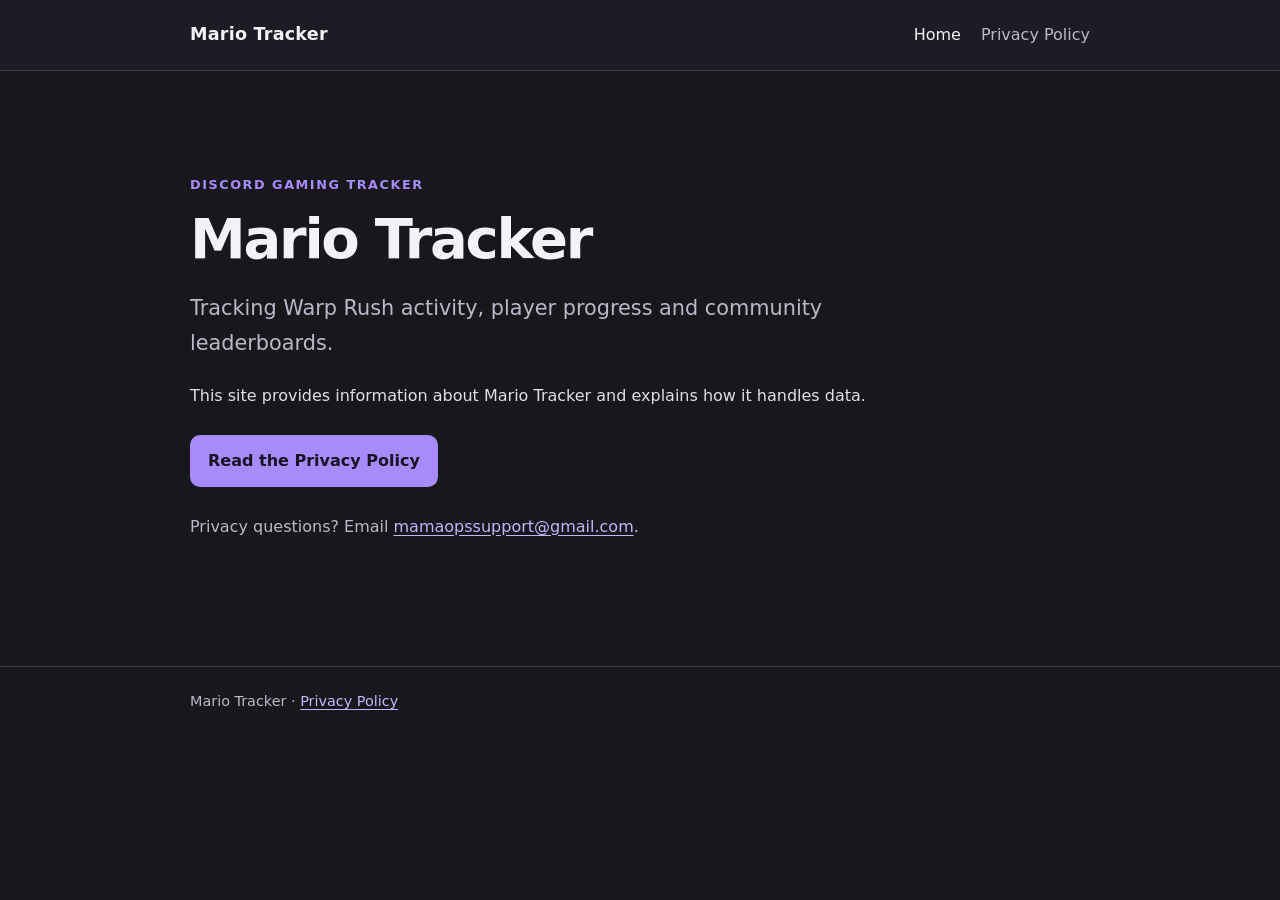
<file: index.html>
<!doctype html>
<html lang="en">
<head>
  <meta charset="utf-8">
  <meta name="viewport" content="width=device-width, initial-scale=1">
  <meta name="description" content="Mario Tracker information and privacy policy">
  <title>Mario Tracker</title>
  <link rel="stylesheet" href="style.css">
</head>
<body>
  <header class="site-header">
    <div class="wrap">
      <a class="brand" href="index.html">Mario Tracker</a>
      <nav><a href="index.html" aria-current="page">Home</a><a href="privacy.html">Privacy Policy</a></nav>
    </div>
  </header>
  <main class="wrap hero">
    <p class="eyebrow">Discord gaming tracker</p>
    <h1>Mario Tracker</h1>
    <p class="lead">Tracking Warp Rush activity, player progress and community leaderboards.</p>
    <p>This site provides information about Mario Tracker and explains how it handles data.</p>
    <p><a class="button" href="privacy.html">Read the Privacy Policy</a></p>
    <p class="contact">Privacy questions? Email <a href="mailto:mamaopssupport@gmail.com">mamaopssupport@gmail.com</a>.</p>
  </main>
  <footer><div class="wrap">Mario Tracker · <a href="privacy.html">Privacy Policy</a></div></footer>
</body>
</html>
</file>
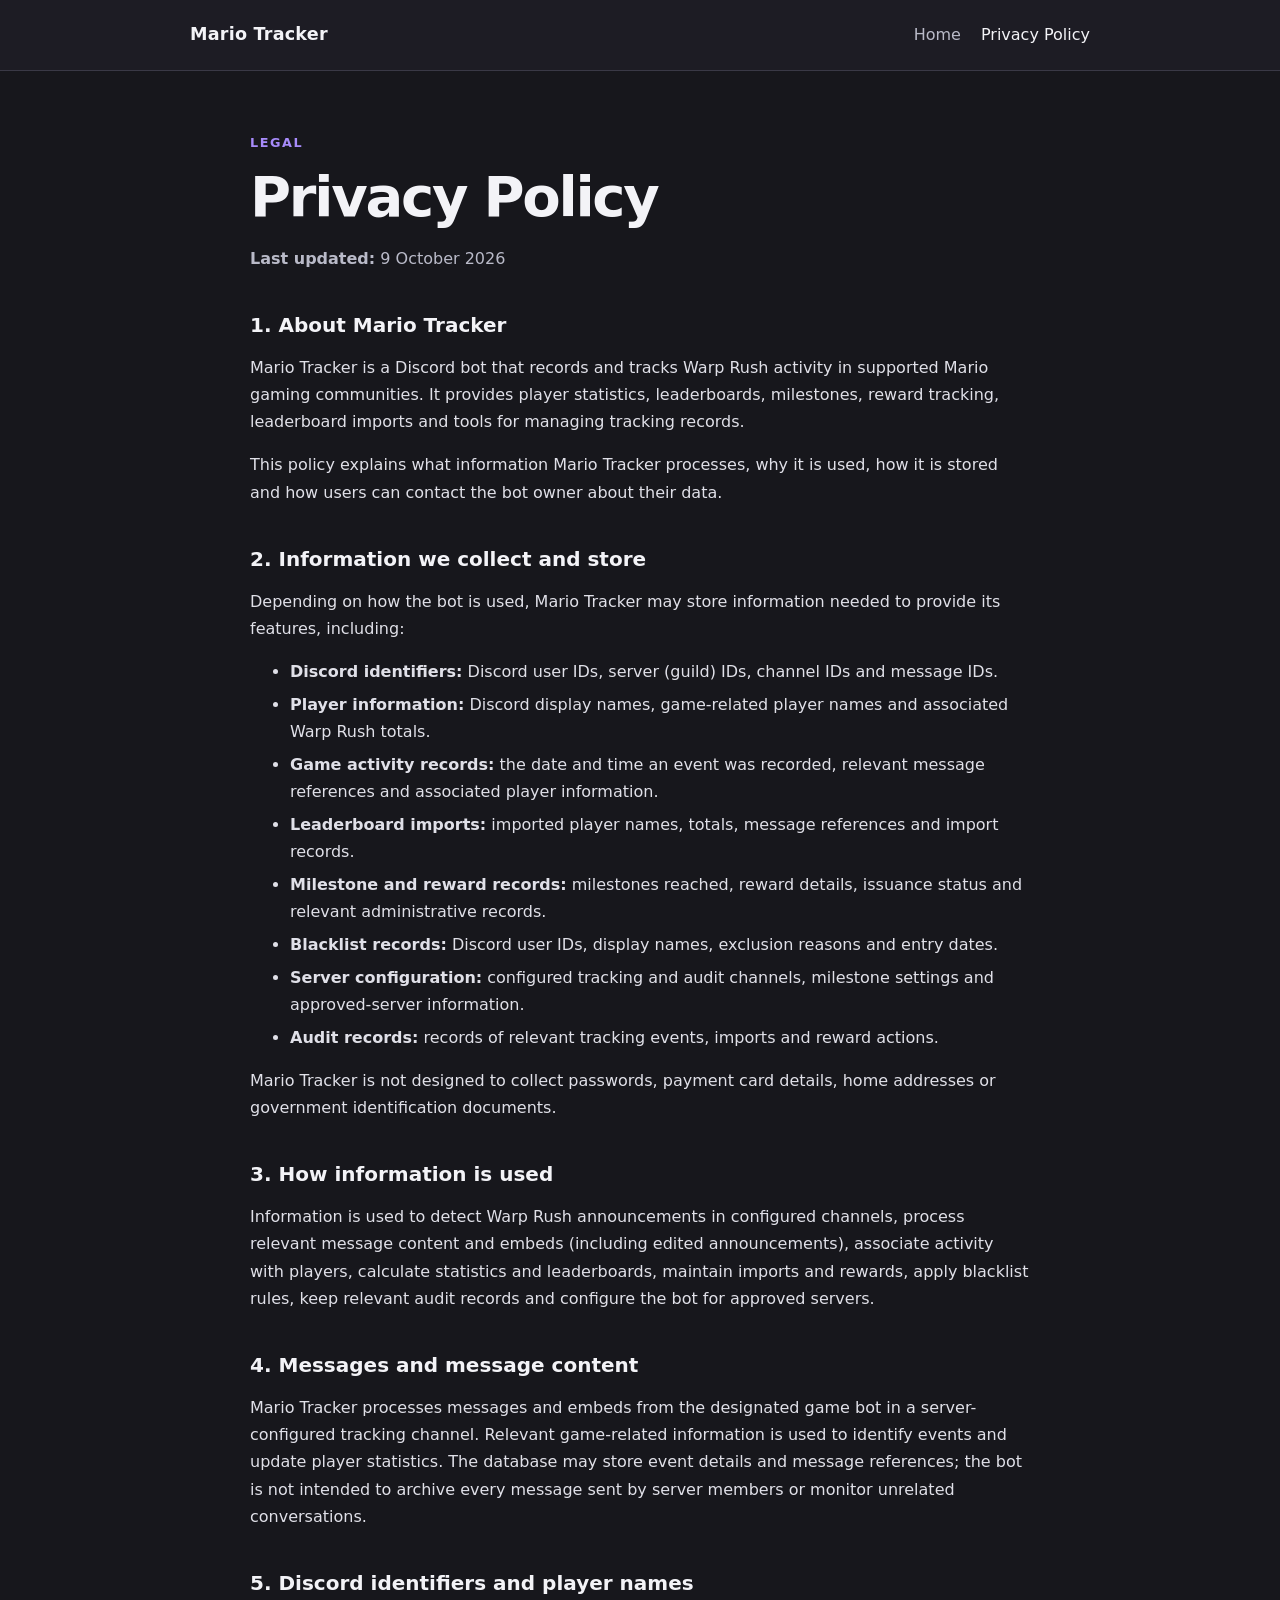
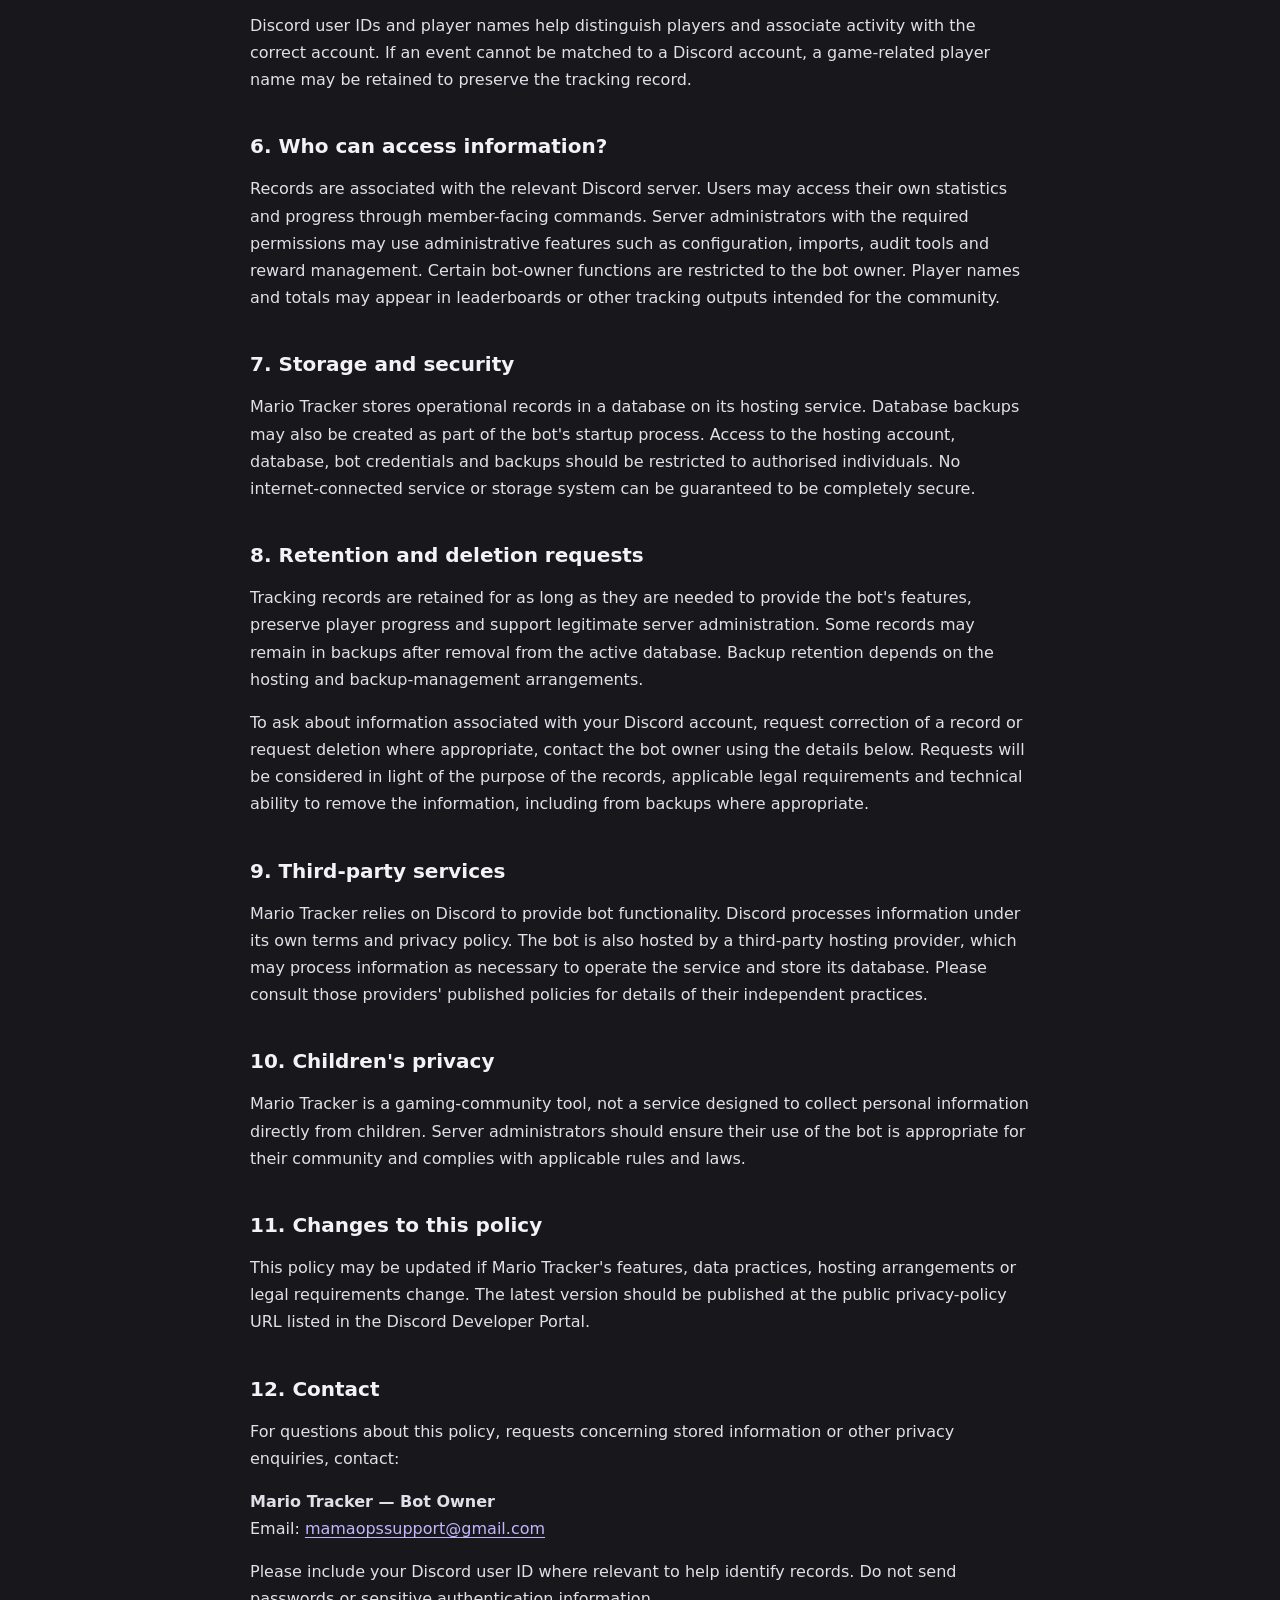
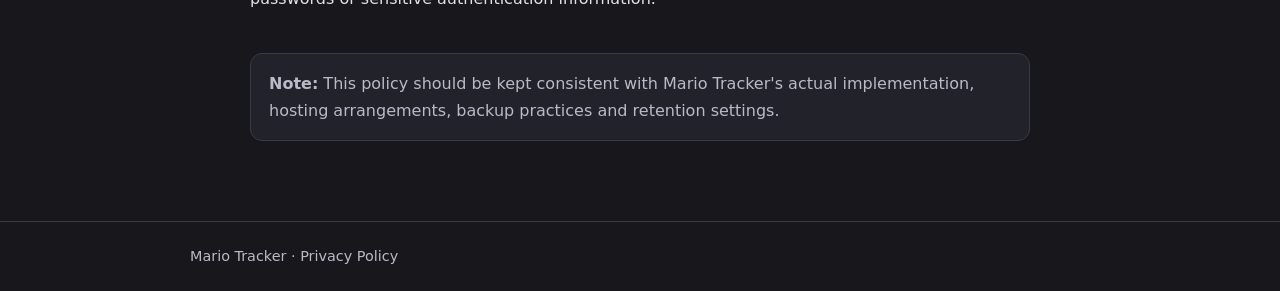
<file: privacy.html>
<!doctype html>
<html lang="en">
<head>
  <meta charset="utf-8">
  <meta name="viewport" content="width=device-width, initial-scale=1">
  <meta name="description" content="Mario Tracker Privacy Policy">
  <title>Privacy Policy — Mario Tracker</title>
  <link rel="stylesheet" href="style.css">
</head>
<body>
  <header class="site-header">
    <div class="wrap">
      <a class="brand" href="index.html">Mario Tracker</a>
      <nav><a href="index.html">Home</a><a href="privacy.html" aria-current="page">Privacy Policy</a></nav>
    </div>
  </header>
  <main class="wrap content">
    <p class="eyebrow">Legal</p>
    <h1>Privacy Policy</h1>
    <p class="updated"><strong>Last updated:</strong> 9 October 2026</p>

    <h2>1. About Mario Tracker</h2>
    <p>Mario Tracker is a Discord bot that records and tracks Warp Rush activity in supported Mario gaming communities. It provides player statistics, leaderboards, milestones, reward tracking, leaderboard imports and tools for managing tracking records.</p>
    <p>This policy explains what information Mario Tracker processes, why it is used, how it is stored and how users can contact the bot owner about their data.</p>

    <h2>2. Information we collect and store</h2>
    <p>Depending on how the bot is used, Mario Tracker may store information needed to provide its features, including:</p>
    <ul>
      <li><strong>Discord identifiers:</strong> Discord user IDs, server (guild) IDs, channel IDs and message IDs.</li>
      <li><strong>Player information:</strong> Discord display names, game-related player names and associated Warp Rush totals.</li>
      <li><strong>Game activity records:</strong> the date and time an event was recorded, relevant message references and associated player information.</li>
      <li><strong>Leaderboard imports:</strong> imported player names, totals, message references and import records.</li>
      <li><strong>Milestone and reward records:</strong> milestones reached, reward details, issuance status and relevant administrative records.</li>
      <li><strong>Blacklist records:</strong> Discord user IDs, display names, exclusion reasons and entry dates.</li>
      <li><strong>Server configuration:</strong> configured tracking and audit channels, milestone settings and approved-server information.</li>
      <li><strong>Audit records:</strong> records of relevant tracking events, imports and reward actions.</li>
    </ul>
    <p>Mario Tracker is not designed to collect passwords, payment card details, home addresses or government identification documents.</p>

    <h2>3. How information is used</h2>
    <p>Information is used to detect Warp Rush announcements in configured channels, process relevant message content and embeds (including edited announcements), associate activity with players, calculate statistics and leaderboards, maintain imports and rewards, apply blacklist rules, keep relevant audit records and configure the bot for approved servers.</p>

    <h2>4. Messages and message content</h2>
    <p>Mario Tracker processes messages and embeds from the designated game bot in a server-configured tracking channel. Relevant game-related information is used to identify events and update player statistics. The database may store event details and message references; the bot is not intended to archive every message sent by server members or monitor unrelated conversations.</p>

    <h2>5. Discord identifiers and player names</h2>
    <p>Discord user IDs and player names help distinguish players and associate activity with the correct account. If an event cannot be matched to a Discord account, a game-related player name may be retained to preserve the tracking record.</p>

    <h2>6. Who can access information?</h2>
    <p>Records are associated with the relevant Discord server. Users may access their own statistics and progress through member-facing commands. Server administrators with the required permissions may use administrative features such as configuration, imports, audit tools and reward management. Certain bot-owner functions are restricted to the bot owner. Player names and totals may appear in leaderboards or other tracking outputs intended for the community.</p>

    <h2>7. Storage and security</h2>
    <p>Mario Tracker stores operational records in a database on its hosting service. Database backups may also be created as part of the bot's startup process. Access to the hosting account, database, bot credentials and backups should be restricted to authorised individuals. No internet-connected service or storage system can be guaranteed to be completely secure.</p>

    <h2>8. Retention and deletion requests</h2>
    <p>Tracking records are retained for as long as they are needed to provide the bot's features, preserve player progress and support legitimate server administration. Some records may remain in backups after removal from the active database. Backup retention depends on the hosting and backup-management arrangements.</p>
    <p>To ask about information associated with your Discord account, request correction of a record or request deletion where appropriate, contact the bot owner using the details below. Requests will be considered in light of the purpose of the records, applicable legal requirements and technical ability to remove the information, including from backups where appropriate.</p>

    <h2>9. Third-party services</h2>
    <p>Mario Tracker relies on Discord to provide bot functionality. Discord processes information under its own terms and privacy policy. The bot is also hosted by a third-party hosting provider, which may process information as necessary to operate the service and store its database. Please consult those providers' published policies for details of their independent practices.</p>

    <h2>10. Children's privacy</h2>
    <p>Mario Tracker is a gaming-community tool, not a service designed to collect personal information directly from children. Server administrators should ensure their use of the bot is appropriate for their community and complies with applicable rules and laws.</p>

    <h2>11. Changes to this policy</h2>
    <p>This policy may be updated if Mario Tracker's features, data practices, hosting arrangements or legal requirements change. The latest version should be published at the public privacy-policy URL listed in the Discord Developer Portal.</p>

    <h2>12. Contact</h2>
    <p>For questions about this policy, requests concerning stored information or other privacy enquiries, contact:</p>
    <p><strong>Mario Tracker — Bot Owner</strong><br>
    Email: <a href="mailto:mamaopssupport@gmail.com">mamaopssupport@gmail.com</a></p>
    <p>Please include your Discord user ID where relevant to help identify records. Do not send passwords or sensitive authentication information.</p>

    <p class="notice"><strong>Note:</strong> This policy should be kept consistent with Mario Tracker's actual implementation, hosting arrangements, backup practices and retention settings.</p>
  </main>
  <footer><div class="wrap">Mario Tracker · Privacy Policy</div></footer>
</body>
</html>
</file>
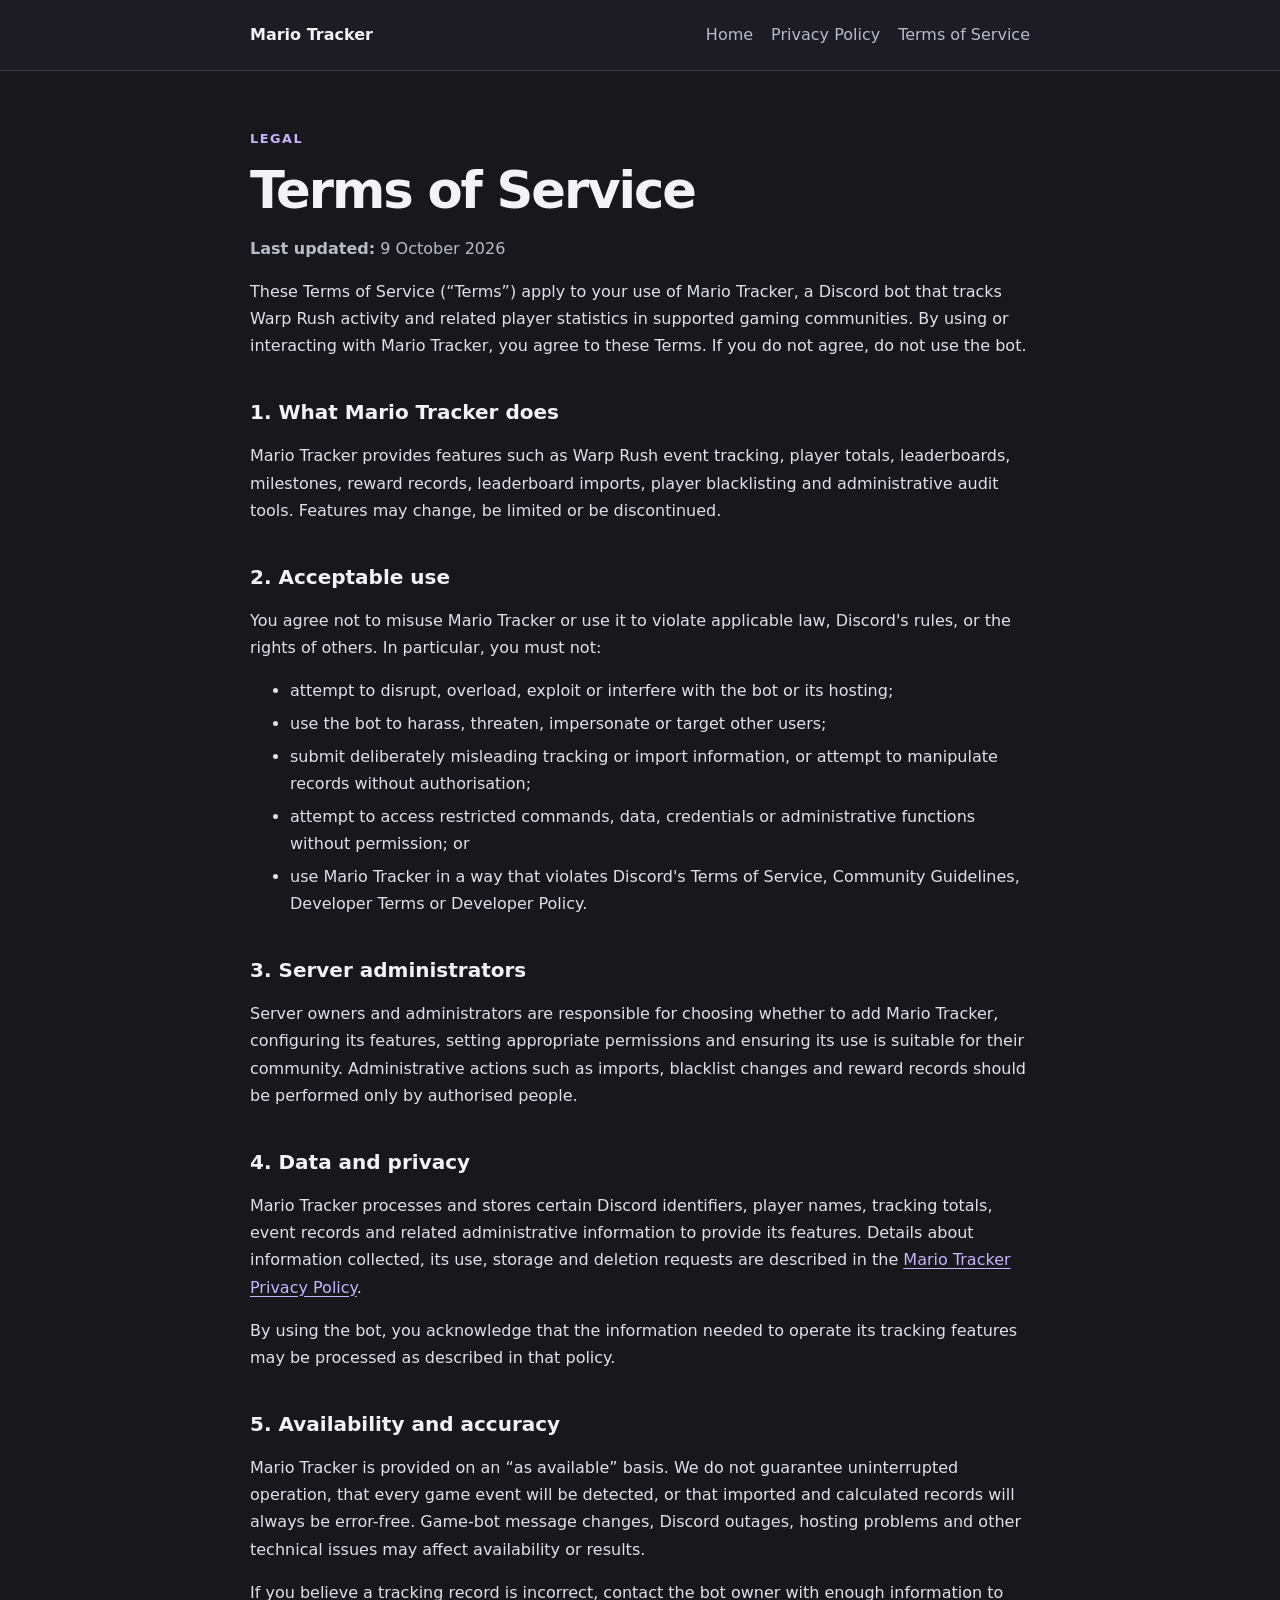
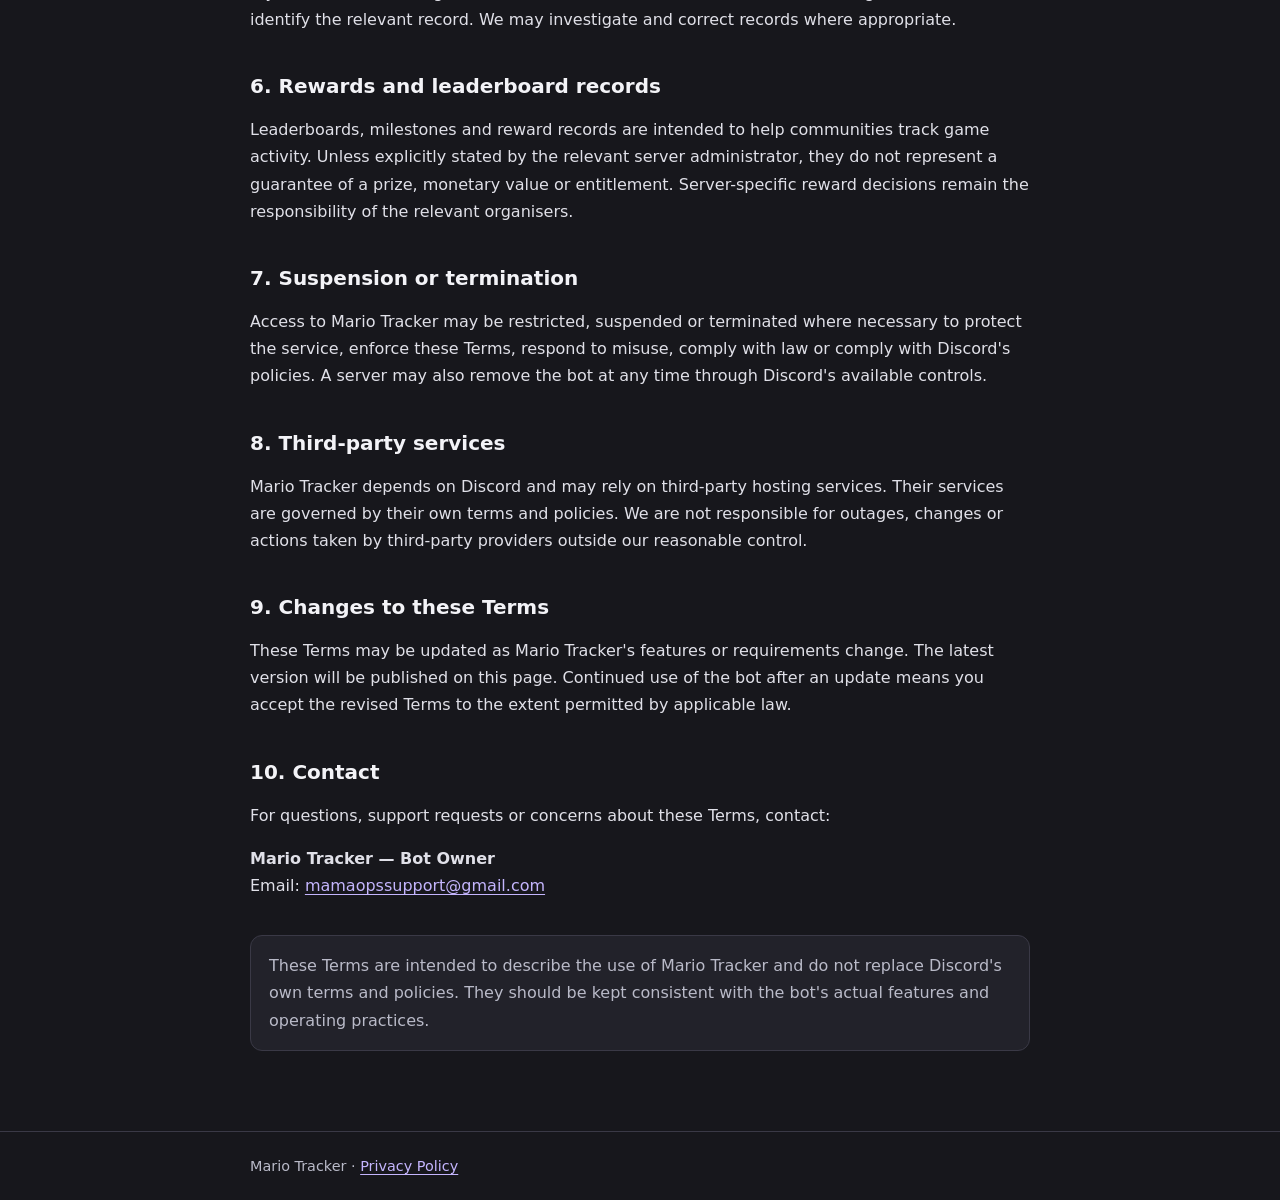
<file: terms.html>
<!doctype html>
<html lang="en">
<head>
  <meta charset="utf-8">
  <meta name="viewport" content="width=device-width, initial-scale=1">
  <meta name="description" content="Terms of Service for Mario Tracker">
  <title>Terms of Service — Mario Tracker</title>
  <style>
    *{box-sizing:border-box}
    :root{color-scheme:dark;--bg:#17171c;--text:#f3f3f7;--muted:#b9bac8;--accent:#c4b5fd;--line:#3a3946}
    body{margin:0;background:var(--bg);color:var(--text);font:16px/1.7 system-ui,-apple-system,BlinkMacSystemFont,"Segoe UI",sans-serif}
    a{color:var(--accent);text-underline-offset:3px}
    .wrap{width:min(780px,calc(100% - 36px));margin:0 auto}
    header{border-bottom:1px solid var(--line);background:#1d1c24}
    header .wrap{min-height:70px;display:flex;align-items:center;justify-content:space-between;gap:18px}
    .brand{font-weight:800;color:var(--text);text-decoration:none}
    nav{display:flex;gap:18px;flex-wrap:wrap}
    nav a{color:var(--muted);text-decoration:none}
    main{padding:44px 0 64px}
    h1{font-size:clamp(2.1rem,6vw,3.2rem);line-height:1.1;letter-spacing:-.04em;margin:.2em 0 .3em}
    h2{font-size:1.25rem;line-height:1.35;margin:2em 0 .5em}
    p,li{color:#e0e0e8}
    li{margin:.35em 0}
    .eyebrow{color:var(--accent);font-size:.8rem;font-weight:800;text-transform:uppercase;letter-spacing:.12em}
    .muted{color:var(--muted)}
    footer{border-top:1px solid var(--line);padding:22px 0;color:var(--muted);font-size:.9rem}
    .notice{margin-top:36px;padding:16px 18px;border:1px solid var(--line);border-radius:12px;background:#22222a;color:var(--muted)}
    @media(max-width:520px){header .wrap{align-items:flex-start;flex-direction:column;padding:15px 0}main{padding-top:30px}}
  </style>
</head>
<body>
  <header>
    <div class="wrap">
      <a class="brand" href="./">Mario Tracker</a>
      <nav>
        <a href="./">Home</a>
        <a href="privacy.html">Privacy Policy</a>
        <a href="terms.html" aria-current="page">Terms of Service</a>
      </nav>
    </div>
  </header>
  <main class="wrap">
    <p class="eyebrow">Legal</p>
    <h1>Terms of Service</h1>
    <p class="muted"><strong>Last updated:</strong> 9 October 2026</p>

    <p>These Terms of Service (“Terms”) apply to your use of Mario Tracker, a Discord bot that tracks Warp Rush activity and related player statistics in supported gaming communities. By using or interacting with Mario Tracker, you agree to these Terms. If you do not agree, do not use the bot.</p>

    <h2>1. What Mario Tracker does</h2>
    <p>Mario Tracker provides features such as Warp Rush event tracking, player totals, leaderboards, milestones, reward records, leaderboard imports, player blacklisting and administrative audit tools. Features may change, be limited or be discontinued.</p>

    <h2>2. Acceptable use</h2>
    <p>You agree not to misuse Mario Tracker or use it to violate applicable law, Discord's rules, or the rights of others. In particular, you must not:</p>
    <ul>
      <li>attempt to disrupt, overload, exploit or interfere with the bot or its hosting;</li>
      <li>use the bot to harass, threaten, impersonate or target other users;</li>
      <li>submit deliberately misleading tracking or import information, or attempt to manipulate records without authorisation;</li>
      <li>attempt to access restricted commands, data, credentials or administrative functions without permission; or</li>
      <li>use Mario Tracker in a way that violates Discord's Terms of Service, Community Guidelines, Developer Terms or Developer Policy.</li>
    </ul>

    <h2>3. Server administrators</h2>
    <p>Server owners and administrators are responsible for choosing whether to add Mario Tracker, configuring its features, setting appropriate permissions and ensuring its use is suitable for their community. Administrative actions such as imports, blacklist changes and reward records should be performed only by authorised people.</p>

    <h2>4. Data and privacy</h2>
    <p>Mario Tracker processes and stores certain Discord identifiers, player names, tracking totals, event records and related administrative information to provide its features. Details about information collected, its use, storage and deletion requests are described in the <a href="privacy.html">Mario Tracker Privacy Policy</a>.</p>
    <p>By using the bot, you acknowledge that the information needed to operate its tracking features may be processed as described in that policy.</p>

    <h2>5. Availability and accuracy</h2>
    <p>Mario Tracker is provided on an “as available” basis. We do not guarantee uninterrupted operation, that every game event will be detected, or that imported and calculated records will always be error-free. Game-bot message changes, Discord outages, hosting problems and other technical issues may affect availability or results.</p>
    <p>If you believe a tracking record is incorrect, contact the bot owner with enough information to identify the relevant record. We may investigate and correct records where appropriate.</p>

    <h2>6. Rewards and leaderboard records</h2>
    <p>Leaderboards, milestones and reward records are intended to help communities track game activity. Unless explicitly stated by the relevant server administrator, they do not represent a guarantee of a prize, monetary value or entitlement. Server-specific reward decisions remain the responsibility of the relevant organisers.</p>

    <h2>7. Suspension or termination</h2>
    <p>Access to Mario Tracker may be restricted, suspended or terminated where necessary to protect the service, enforce these Terms, respond to misuse, comply with law or comply with Discord's policies. A server may also remove the bot at any time through Discord's available controls.</p>

    <h2>8. Third-party services</h2>
    <p>Mario Tracker depends on Discord and may rely on third-party hosting services. Their services are governed by their own terms and policies. We are not responsible for outages, changes or actions taken by third-party providers outside our reasonable control.</p>

    <h2>9. Changes to these Terms</h2>
    <p>These Terms may be updated as Mario Tracker's features or requirements change. The latest version will be published on this page. Continued use of the bot after an update means you accept the revised Terms to the extent permitted by applicable law.</p>

    <h2>10. Contact</h2>
    <p>For questions, support requests or concerns about these Terms, contact:</p>
    <p><strong>Mario Tracker — Bot Owner</strong><br>
    Email: <a href="mailto:mamaopssupport@gmail.com">mamaopssupport@gmail.com</a></p>

    <p class="notice">These Terms are intended to describe the use of Mario Tracker and do not replace Discord's own terms and policies. They should be kept consistent with the bot's actual features and operating practices.</p>
  </main>
  <footer><div class="wrap">Mario Tracker · <a href="privacy.html">Privacy Policy</a></div></footer>
</body>
</html>
</file>
<file: style.css>
*{box-sizing:border-box}
:root{color-scheme:dark;--bg:#17171c;--panel:#22222a;--text:#f3f3f7;--muted:#b9bac8;--accent:#a78bfa;--line:#3a3946}
body{margin:0;background:var(--bg);color:var(--text);font:16px/1.7 system-ui,-apple-system,BlinkMacSystemFont,"Segoe UI",sans-serif}
a{color:#c4b5fd;text-underline-offset:3px}
a:hover{color:#ddd6fe}
.wrap{width:min(900px,calc(100% - 36px));margin:0 auto}
.site-header{border-bottom:1px solid var(--line);background:#1d1c24}
.site-header .wrap{min-height:70px;display:flex;align-items:center;justify-content:space-between;gap:20px}
.brand{font-weight:800;font-size:1.1rem;color:var(--text);text-decoration:none;letter-spacing:.2px}
nav{display:flex;gap:20px;flex-wrap:wrap}
nav a{color:var(--muted);text-decoration:none}
nav a[aria-current=page],nav a:hover{color:var(--text)}
.content{padding:48px 0 64px;max-width:780px}
h1{font-size:clamp(2.2rem,6vw,3.5rem);line-height:1.1;letter-spacing:-.04em;margin:.2em 0 .3em}
h2{font-size:1.25rem;line-height:1.3;margin:2em 0 .5em}
p,li{color:#e0e0e8}
li{margin:.35em 0}
.eyebrow{color:var(--accent);font-size:.8rem;font-weight:800;text-transform:uppercase;letter-spacing:.12em}
.updated,.contact{color:var(--muted)}
.hero{padding:90px 0 110px;min-height:65vh}
.lead{font-size:1.3rem;color:var(--muted);max-width:650px}
.button{display:inline-block;background:var(--accent);color:#171322;padding:12px 18px;border-radius:10px;text-decoration:none;font-weight:800;margin:10px 0}
.button:hover{color:#171322;background:#c4b5fd}
.notice{margin-top:40px;padding:16px 18px;background:var(--panel);border:1px solid var(--line);border-radius:12px;color:var(--muted)}
footer{border-top:1px solid var(--line);padding:22px 0;color:var(--muted);font-size:.9rem}
@media(max-width:520px){.site-header .wrap{align-items:flex-start;flex-direction:column;padding:15px 0}.hero{padding:60px 0 75px}.content{padding-top:32px}}
</file>
